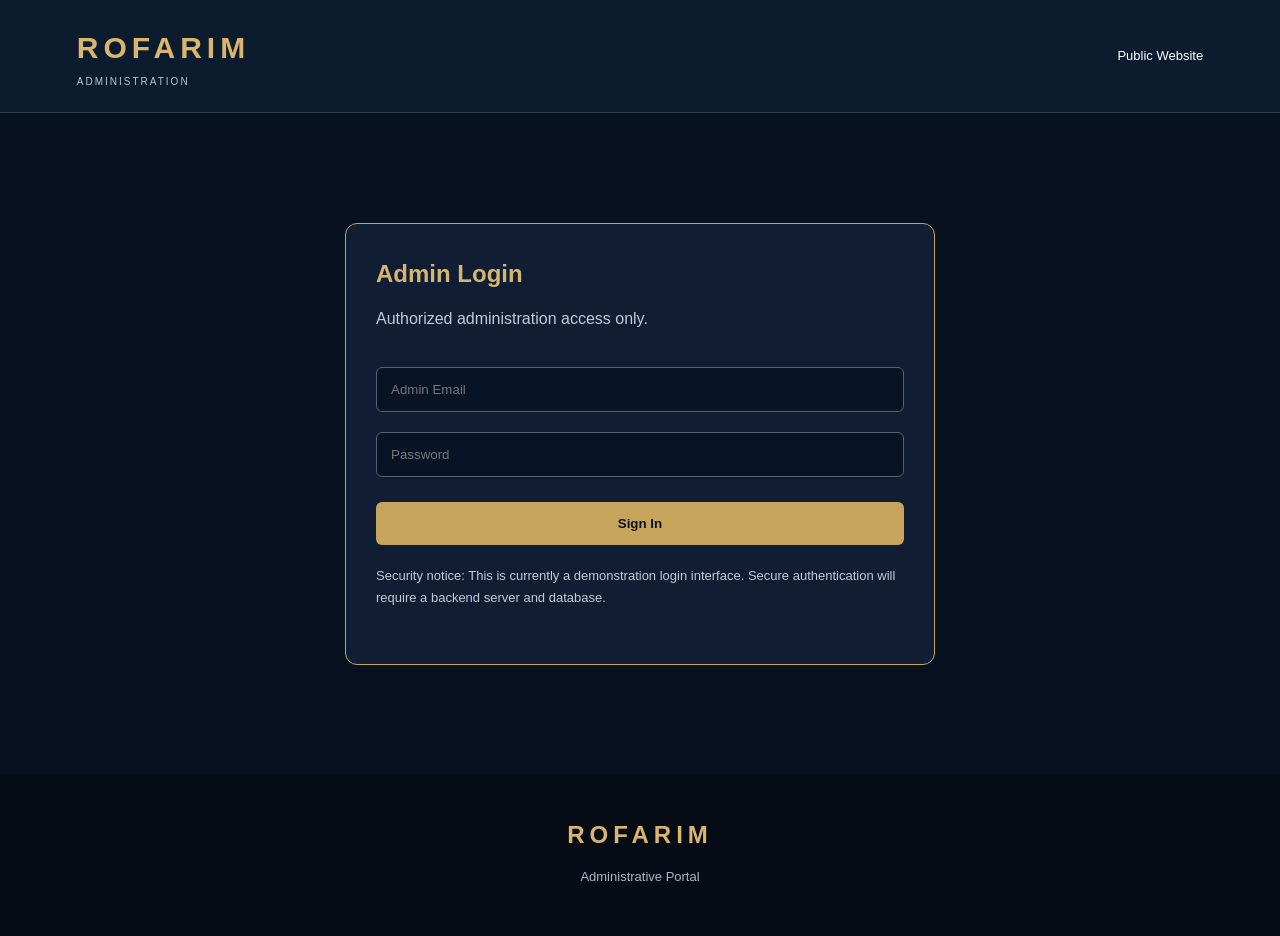
<file: admin.html>
<!DOCTYPE html>
<html lang="en">
<head>
    <meta charset="UTF-8">
    <meta name="viewport" content="width=device-width, initial-scale=1.0">
    <title>ROFARIM | Admin Panel</title>
    <link rel="stylesheet" href="style.css">
    <style>
        .admin-container {
            max-width: 650px;
            margin: 80px auto;
            padding: 30px;
        }

        .admin-box {
            background: #101d32;
            border: 1px solid #c6a45c;
            border-radius: 12px;
            padding: 30px;
        }

        .admin-box h2 {
            color: #d6b66e;
            margin-bottom: 10px;
        }

        .admin-box p {
            color: #c5cbd5;
            margin-bottom: 25px;
        }

        .admin-box input {
            width: 100%;
            padding: 14px;
            margin: 10px 0;
            border: 1px solid #526078;
            border-radius: 6px;
            background: #081426;
            color: white;
        }

        .admin-box button {
            width: 100%;
            padding: 14px;
            margin-top: 15px;
            background: #c6a45c;
            color: #081426;
            border: none;
            border-radius: 6px;
            font-weight: bold;
        }

        .admin-notice {
            font-size: 13px;
            margin-top: 20px;
            color: #e5c985;
        }
    </style>
</head>

<body>

<header class="header">
    <div class="logo">
        <h1>ROFARIM</h1>
        <p>ADMINISTRATION</p>
    </div>

    <nav>
        <a href="index.html">Public Website</a>
    </nav>
</header>

<main class="admin-container">
    <div class="admin-box">
        <h2>Admin Login</h2>

        <p>
            Authorized administration access only.
        </p>

        <form id="loginForm">
            <input
                type="email"
                id="email"
                placeholder="Admin Email"
                required
            >

            <input
                type="password"
                id="password"
                placeholder="Password"
                required
            >

            <button type="submit">
                Sign In
            </button>
        </form>

        <div id="message"></div>

        <p class="admin-notice">
            Security notice: This is currently a
            demonstration login interface.
            Secure authentication will require a
            backend server and database.
        </p>
    </div>
</main>

<footer class="footer">
    <h2>ROFARIM</h2>
    <p>Administrative Portal</p>
</footer>

<script>
    document.getElementById("loginForm")
        .addEventListener("submit", function(event) {
            event.preventDefault();

            document.getElementById("message").textContent =
                "Login system is not connected yet. Backend setup is required.";

            document.getElementById("message").style.color =
                "#e5c985";
        });
</script>

</body>
</html>
</file>
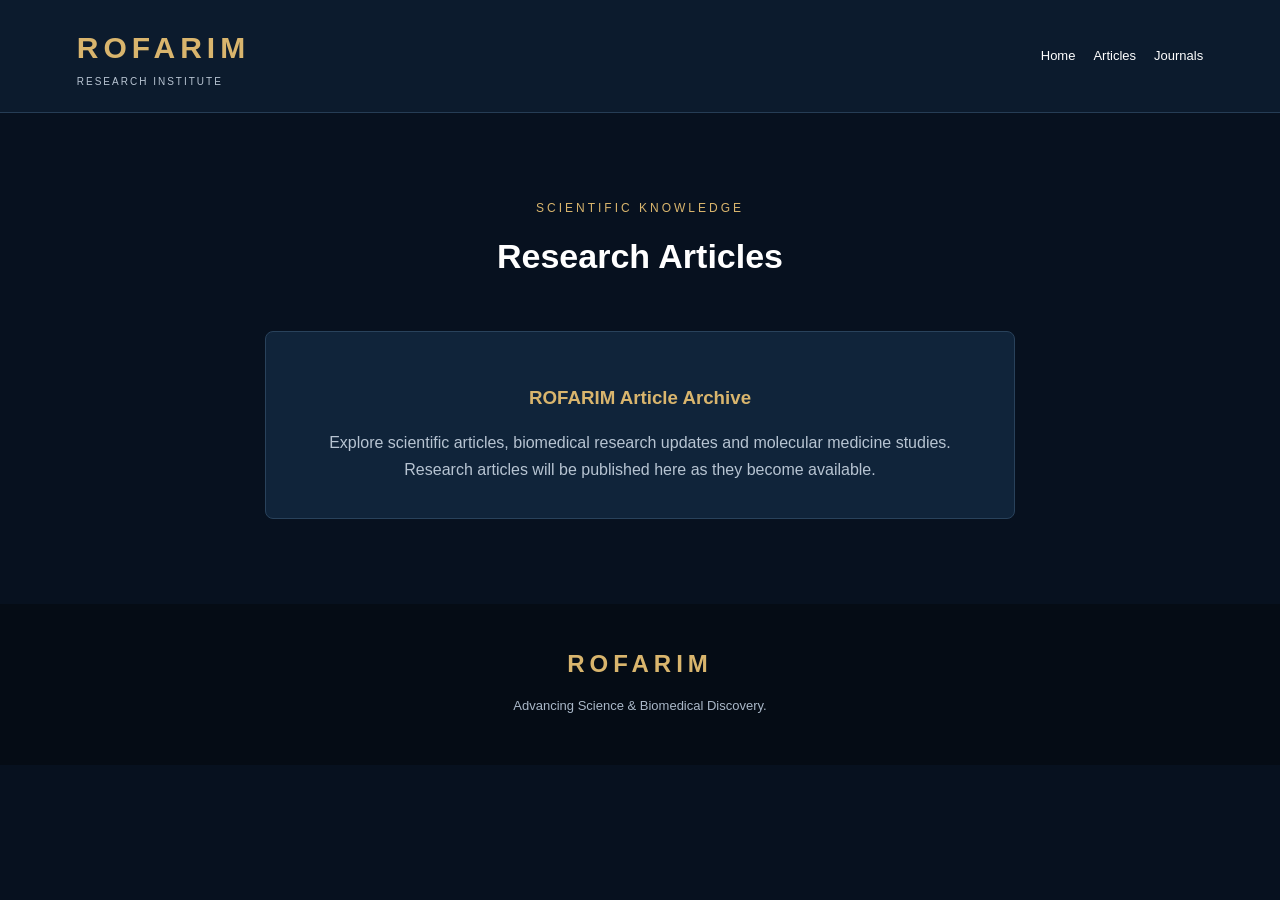
<file: articles.html>
<!DOCTYPE html>
<html lang="en">
<head>
    <meta charset="UTF-8">
    <meta name="viewport" content="width=device-width, initial-scale=1.0">
    <title>Research Articles | ROFARIM</title>
    <link rel="stylesheet" href="style.css">
</head>
<body>

<header class="header">
    <div class="logo">
        <h1>ROFARIM</h1>
        <p>RESEARCH INSTITUTE</p>
    </div>
    <nav>
        <a href="index.html">Home</a>
        <a href="articles.html">Articles</a>
        <a href="journals.html">Journals</a>
    </nav>
</header>

<section class="section">
    <div class="section-heading">
        <p>SCIENTIFIC KNOWLEDGE</p>
        <h2>Research Articles</h2>
    </div>

    <div class="publication-box">
        <h3>ROFARIM Article Archive</h3>
        <p>
            Explore scientific articles, biomedical
            research updates and molecular medicine studies.
        </p>
        <p>
            Research articles will be published here
            as they become available.
        </p>
    </div>
</section>

<footer class="footer">
    <h2>ROFARIM</h2>
    <p>Advancing Science & Biomedical Discovery.</p>
</footer>

</body>
</html>
</file>
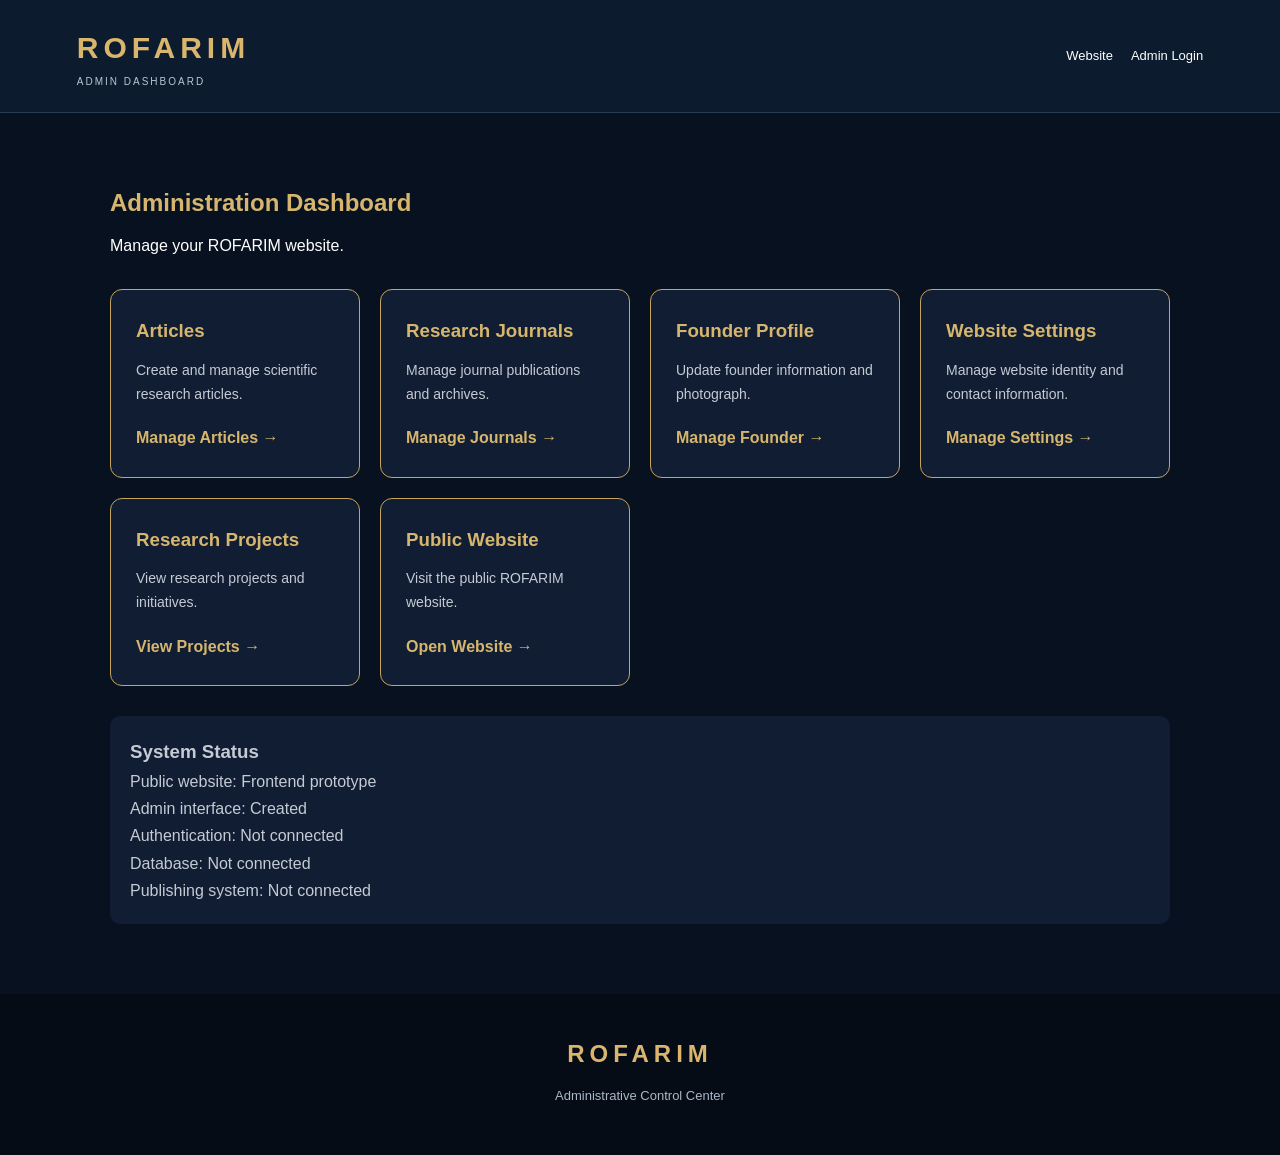
<file: dashboard.html>
<!DOCTYPE html>
<html lang="en">
<head>
    <meta charset="UTF-8">
    <meta name="viewport" content="width=device-width, initial-scale=1.0">
    <title>ROFARIM | Admin Dashboard</title>
    <link rel="stylesheet" href="style.css">

    <style>
        .dashboard {
            max-width: 1100px;
            margin: 50px auto;
            padding: 20px;
        }

        .dashboard-heading {
            margin-bottom: 30px;
        }

        .dashboard-heading h2 {
            color: #d6b66e;
            margin-bottom: 8px;
        }

        .dashboard-grid {
            display: grid;
            grid-template-columns: repeat(auto-fit, minmax(220px, 1fr));
            gap: 20px;
        }

        .dashboard-card {
            background: #101d32;
            border: 1px solid #c6a45c;
            border-radius: 12px;
            padding: 25px;
        }

        .dashboard-card h3 {
            color: #d6b66e;
            margin-bottom: 12px;
        }

        .dashboard-card p {
            color: #c5cbd5;
            font-size: 14px;
            margin-bottom: 18px;
        }

        .dashboard-card a {
            display: inline-block;
            color: #d6b66e;
            text-decoration: none;
            font-weight: bold;
        }

        .dashboard-status {
            margin-top: 30px;
            padding: 20px;
            background: #101d32;
            border-radius: 10px;
            color: #c5cbd5;
        }
    </style>
</head>

<body>

<header class="header">
    <div class="logo">
        <h1>ROFARIM</h1>
        <p>ADMIN DASHBOARD</p>
    </div>

    <nav>
        <a href="index.html">Website</a>
        <a href="admin.html">Admin Login</a>
    </nav>
</header>

<main class="dashboard">

    <div class="dashboard-heading">
        <h2>Administration Dashboard</h2>
        <p>Manage your ROFARIM website.</p>
    </div>

    <div class="dashboard-grid">

        <div class="dashboard-card">
            <h3>Articles</h3>
            <p>Create and manage scientific research articles.</p>
            <a href="manage-articles.html">Manage Articles →</a>
        </div>

        <div class="dashboard-card">
            <h3>Research Journals</h3>
            <p>Manage journal publications and archives.</p>
            <a href="manage-journals.html">Manage Journals →</a>
        </div>

        <div class="dashboard-card">
            <h3>Founder Profile</h3>
            <p>Update founder information and photograph.</p>
            <a href="manage-founder.html">Manage Founder →</a>
        </div>

        <div class="dashboard-card">
            <h3>Website Settings</h3>
            <p>Manage website identity and contact information.</p>
            <a href="settings.html">Manage Settings →</a>
        </div>

        <div class="dashboard-card">
            <h3>Research Projects</h3>
            <p>View research projects and initiatives.</p>
            <a href="index.html#projects">View Projects →</a>
        </div>

        <div class="dashboard-card">
            <h3>Public Website</h3>
            <p>Visit the public ROFARIM website.</p>
            <a href="index.html">Open Website →</a>
        </div>

    </div>

    <div class="dashboard-status">
        <h3>System Status</h3>
        <p>Public website: Frontend prototype</p>
        <p>Admin interface: Created</p>
        <p>Authentication: Not connected</p>
        <p>Database: Not connected</p>
        <p>Publishing system: Not connected</p>
    </div>

</main>

<footer class="footer">
    <h2>ROFARIM</h2>
    <p>Administrative Control Center</p>
</footer>

</body>
</html>
</file>
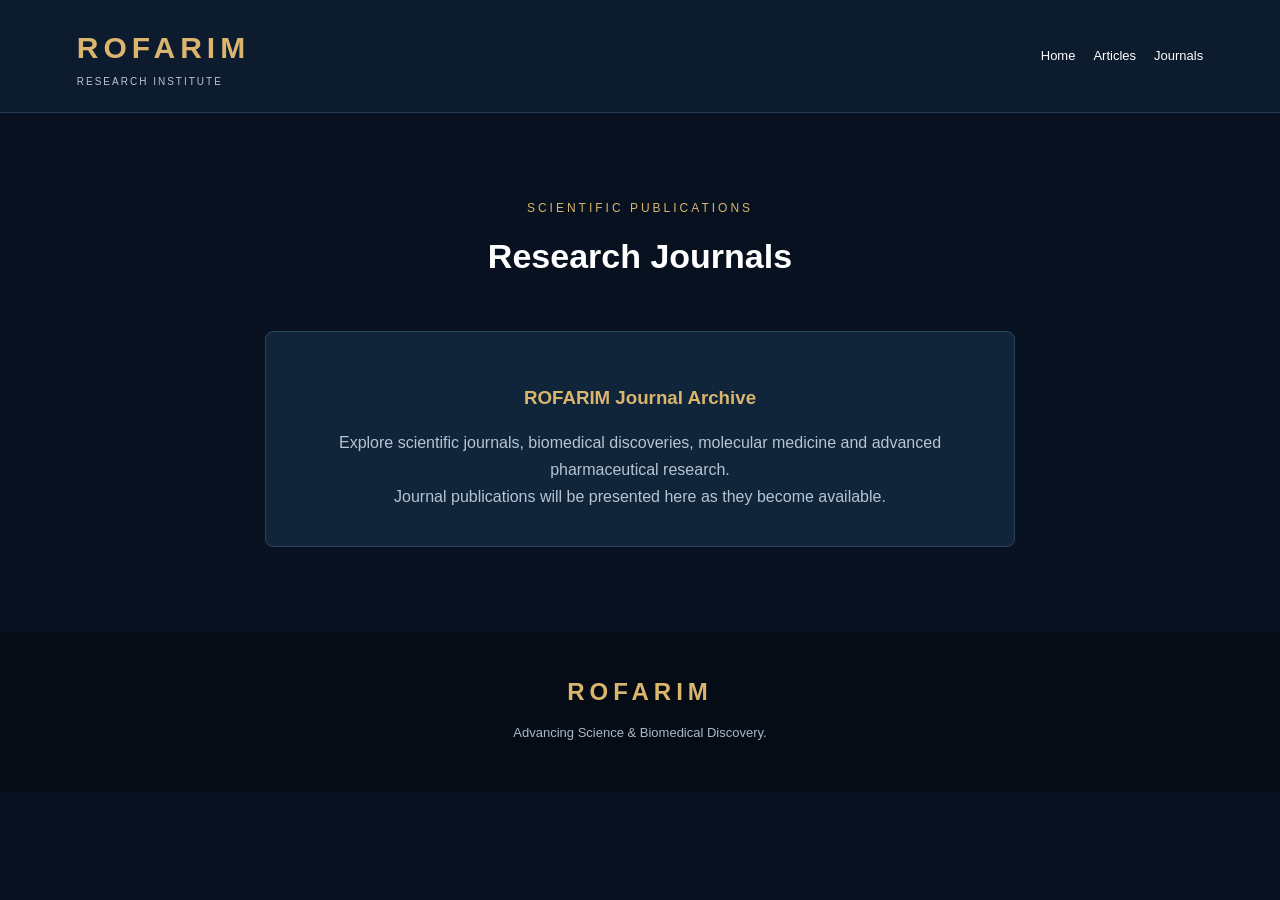
<file: journals.html>
<!DOCTYPE html>
<html lang="en">
<head>
    <meta charset="UTF-8">
    <meta name="viewport" content="width=device-width, initial-scale=1.0">
    <title>Research Journals | ROFARIM</title>
    <link rel="stylesheet" href="style.css">
</head>
<body>

<header class="header">
    <div class="logo">
        <h1>ROFARIM</h1>
        <p>RESEARCH INSTITUTE</p>
    </div>

    <nav>
        <a href="index.html">Home</a>
        <a href="articles.html">Articles</a>
        <a href="journals.html">Journals</a>
    </nav>
</header>

<section class="section">
    <div class="section-heading">
        <p>SCIENTIFIC PUBLICATIONS</p>
        <h2>Research Journals</h2>
    </div>

    <div class="publication-box">
        <h3>ROFARIM Journal Archive</h3>

        <p>
            Explore scientific journals, biomedical
            discoveries, molecular medicine and
            advanced pharmaceutical research.
        </p>

        <p>
            Journal publications will be presented
            here as they become available.
        </p>
    </div>
</section>

<footer class="footer">
    <h2>ROFARIM</h2>
    <p>Advancing Science & Biomedical Discovery.</p>
</footer>

</body>
</html>
</file>
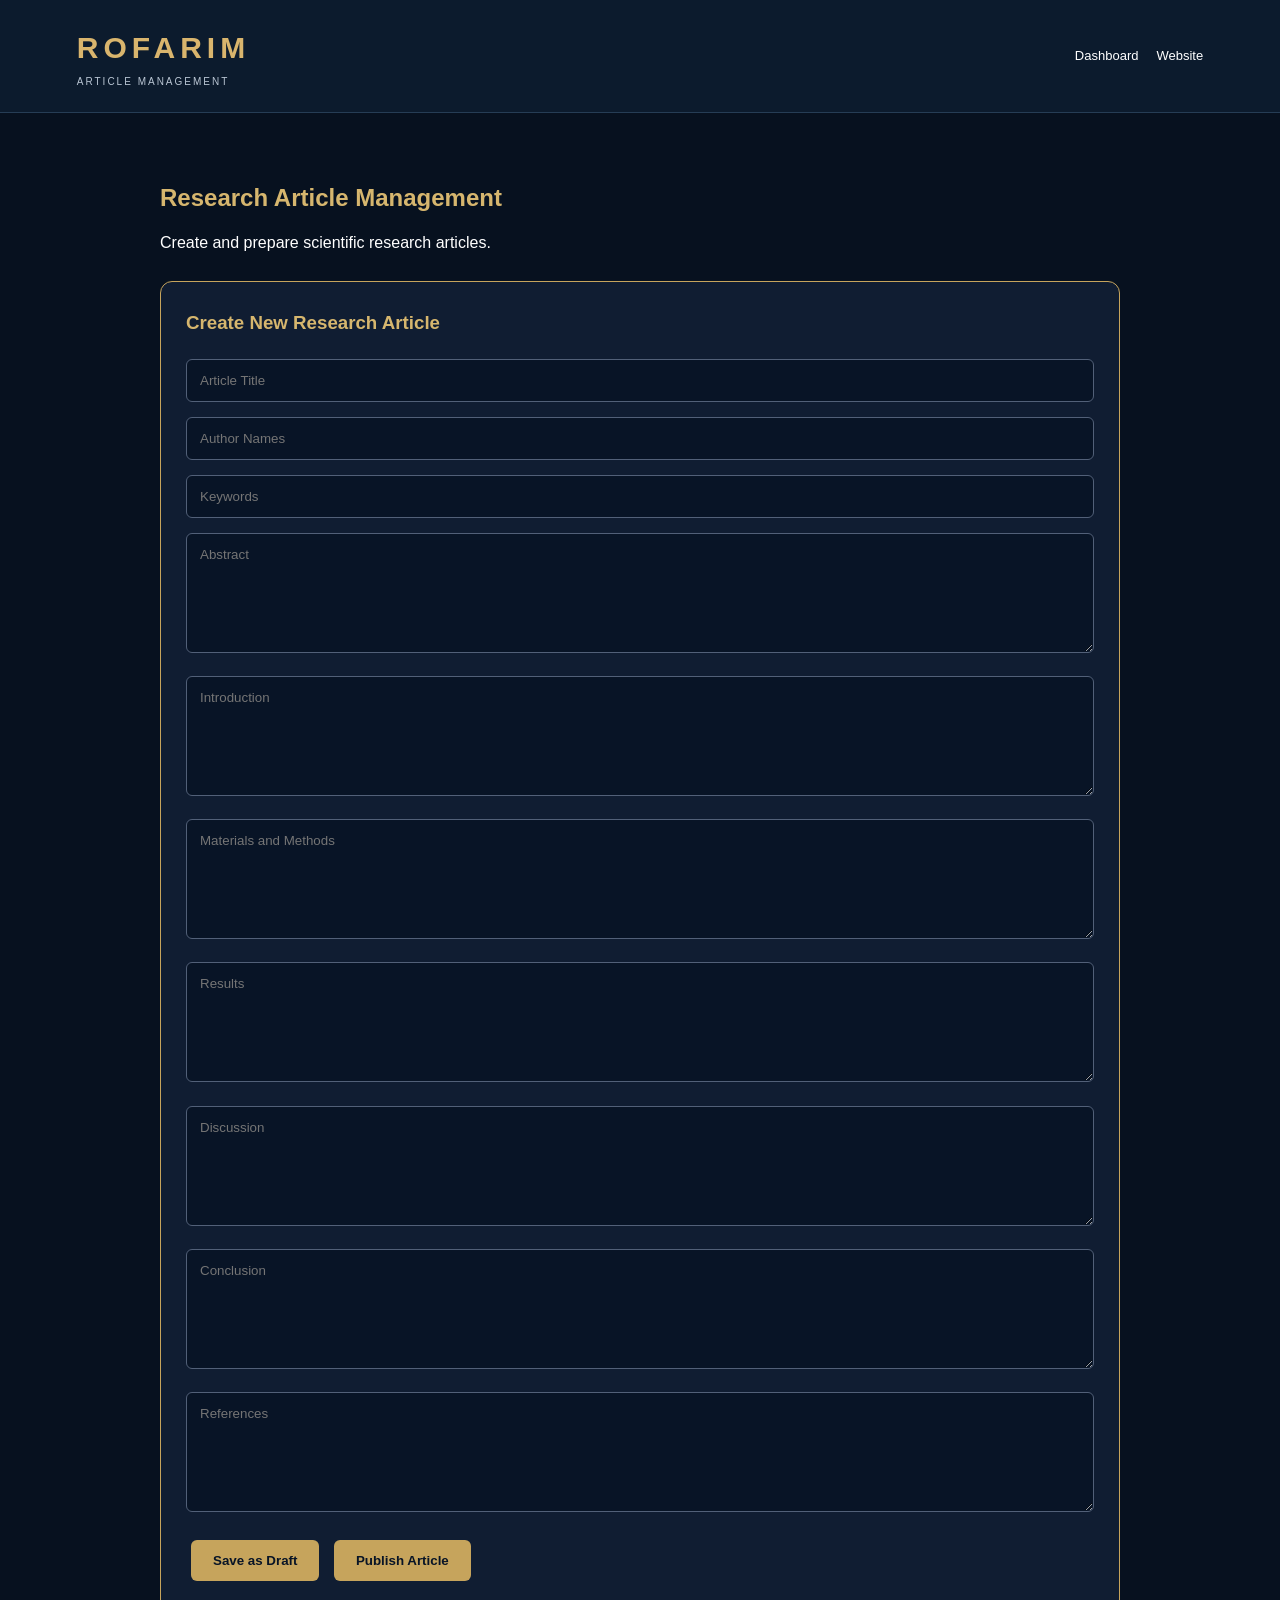
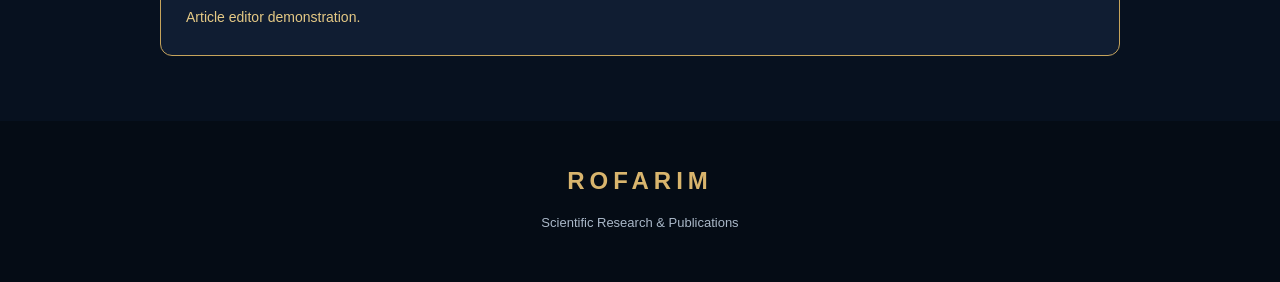
<file: manage-articles.html>
<!DOCTYPE html>
<html lang="en">
<head>
    <meta charset="UTF-8">
    <meta name="viewport" content="width=device-width, initial-scale=1.0">
    <title>Manage Articles | ROFARIM</title>
    <link rel="stylesheet" href="style.css">

    <style>
        .manage-container {
            max-width: 1000px;
            margin: 45px auto;
            padding: 20px;
        }

        .manage-heading h2 {
            color: #d6b66e;
            margin-bottom: 10px;
        }

        .article-form {
            background: #101d32;
            border: 1px solid #c6a45c;
            border-radius: 12px;
            padding: 25px;
            margin-top: 25px;
        }

        .article-form h3 {
            color: #d6b66e;
            margin-bottom: 20px;
        }

        .article-form input,
        .article-form textarea {
            width: 100%;
            padding: 13px;
            margin-bottom: 15px;
            background: #081426;
            color: white;
            border: 1px solid #526078;
            border-radius: 6px;
            font-family: inherit;
        }

        .article-form textarea {
            min-height: 120px;
            resize: vertical;
        }

        .article-form button {
            padding: 13px 22px;
            margin: 5px;
            border: none;
            border-radius: 6px;
            background: #c6a45c;
            color: #081426;
            font-weight: bold;
        }

        .article-notice {
            margin-top: 20px;
            color: #e5c985;
            font-size: 14px;
        }
    </style>
</head>

<body>

<header class="header">
    <div class="logo">
        <h1>ROFARIM</h1>
        <p>ARTICLE MANAGEMENT</p>
    </div>

    <nav>
        <a href="dashboard.html">Dashboard</a>
        <a href="index.html">Website</a>
    </nav>
</header>

<main class="manage-container">

    <div class="manage-heading">
        <h2>Research Article Management</h2>
        <p>Create and prepare scientific research articles.</p>
    </div>

    <form class="article-form" id="articleForm">

        <h3>Create New Research Article</h3>

        <input
            type="text"
            id="title"
            placeholder="Article Title"
            required
        >

        <input
            type="text"
            id="authors"
            placeholder="Author Names"
        >

        <input
            type="text"
            id="keywords"
            placeholder="Keywords"
        >

        <textarea
            id="abstract"
            placeholder="Abstract"
        ></textarea>

        <textarea
            id="introduction"
            placeholder="Introduction"
        ></textarea>

        <textarea
            id="methods"
            placeholder="Materials and Methods"
        ></textarea>

        <textarea
            id="results"
            placeholder="Results"
        ></textarea>

        <textarea
            id="discussion"
            placeholder="Discussion"
        ></textarea>

        <textarea
            id="conclusion"
            placeholder="Conclusion"
        ></textarea>

        <textarea
            id="references"
            placeholder="References"
        ></textarea>

        <button type="button" onclick="showStatus('Draft')">
            Save as Draft
        </button>

        <button type="button" onclick="showStatus('Publish')">
            Publish Article
        </button>

        <p id="status" class="article-notice">
            Article editor demonstration.
        </p>

    </form>

</main>

<footer class="footer">
    <h2>ROFARIM</h2>
    <p>Scientific Research & Publications</p>
</footer>

<script>
    function showStatus(action) {
        document.getElementById("status").textContent =
            action + " is not connected yet. Backend and database are required.";
    }
</script>

</body>
</html>
</file>
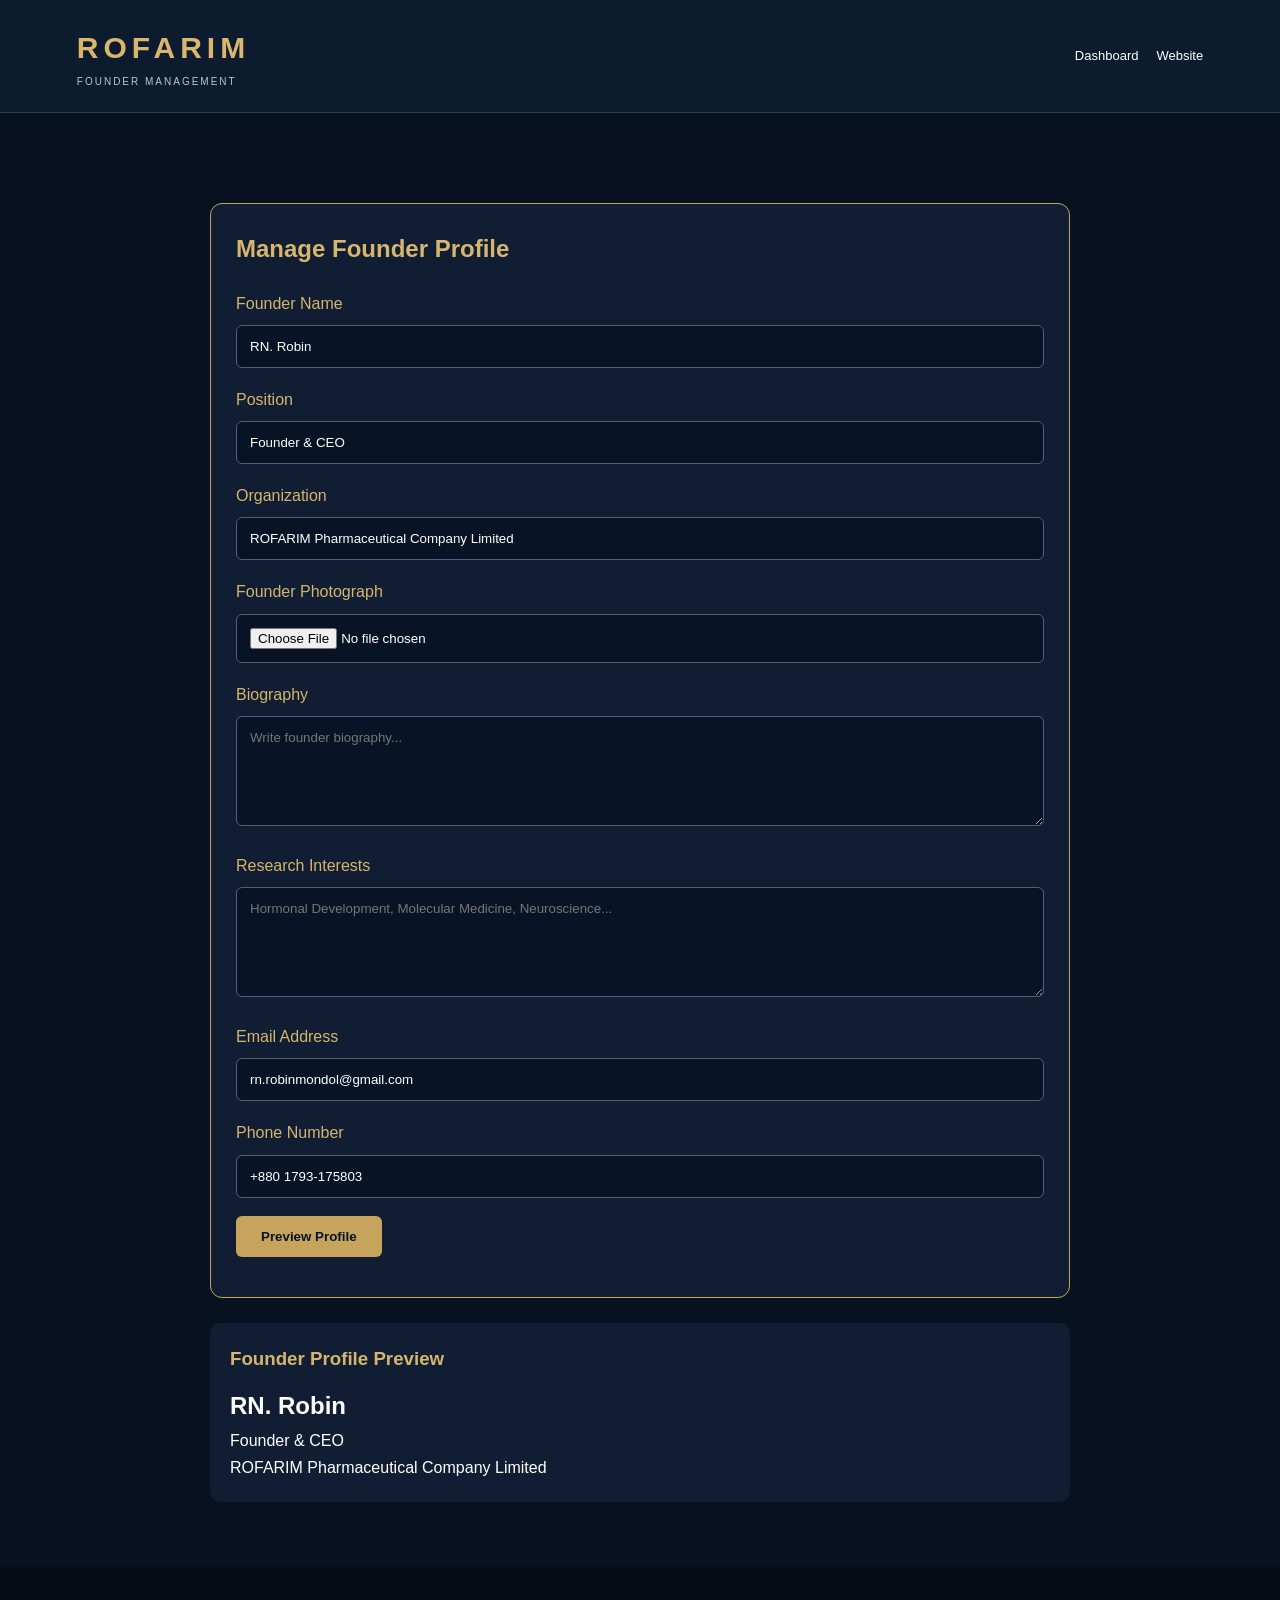
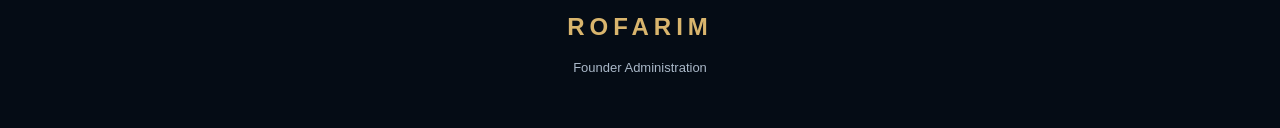
<file: manage-founder.html>
<!DOCTYPE html>
<html lang="en">
<head>
    <meta charset="UTF-8">
    <meta name="viewport" content="width=device-width, initial-scale=1.0">
    <title>Founder Management | ROFARIM</title>
    <link rel="stylesheet" href="style.css">

    <style>
        .manage-container {
            max-width: 900px;
            margin: 45px auto;
            padding: 20px;
        }

        .founder-form {
            background: #101d32;
            border: 1px solid #c6a45c;
            border-radius: 12px;
            padding: 25px;
            margin-top: 25px;
        }

        .founder-form h2 {
            color: #d6b66e;
            margin-bottom: 20px;
        }

        .founder-form label {
            display: block;
            color: #d6b66e;
            margin-bottom: 8px;
        }

        .founder-form input,
        .founder-form textarea {
            width: 100%;
            padding: 13px;
            margin-bottom: 18px;
            background: #081426;
            color: white;
            border: 1px solid #526078;
            border-radius: 6px;
            font-family: inherit;
        }

        .founder-form textarea {
            min-height: 110px;
        }

        .founder-form button {
            padding: 13px 25px;
            background: #c6a45c;
            color: #081426;
            border: none;
            border-radius: 6px;
            font-weight: bold;
        }

        .founder-preview {
            margin-top: 25px;
            padding: 20px;
            background: #101d32;
            border-radius: 10px;
        }

        .founder-preview h3 {
            color: #d6b66e;
            margin-bottom: 12px;
        }

        #previewImage {
            width: 150px;
            height: 150px;
            object-fit: cover;
            border-radius: 50%;
            margin-bottom: 15px;
            display: none;
        }

        #status {
            margin-top: 15px;
            color: #e5c985;
        }
    </style>
</head>

<body>

<header class="header">
    <div class="logo">
        <h1>ROFARIM</h1>
        <p>FOUNDER MANAGEMENT</p>
    </div>

    <nav>
        <a href="dashboard.html">Dashboard</a>
        <a href="index.html">Website</a>
    </nav>
</header>

<main class="manage-container">

    <form class="founder-form" id="founderForm">

        <h2>Manage Founder Profile</h2>

        <label>Founder Name</label>
        <input type="text" id="founderName"
            value="RN. Robin">

        <label>Position</label>
        <input type="text" id="position"
            value="Founder & CEO">

        <label>Organization</label>
        <input type="text" id="organization"
            value="ROFARIM Pharmaceutical Company Limited">

        <label>Founder Photograph</label>
        <input type="file" id="founderImage"
            accept="image/*">

        <label>Biography</label>
        <textarea id="biography"
            placeholder="Write founder biography..."></textarea>

        <label>Research Interests</label>
        <textarea id="research"
            placeholder="Hormonal Development, Molecular Medicine, Neuroscience..."></textarea>

        <label>Email Address</label>
        <input type="email" id="email"
            value="rn.robinmondol@gmail.com">

        <label>Phone Number</label>
        <input type="text" id="phone"
            value="+880 1793-175803">

        <button type="submit">Preview Profile</button>

        <p id="status"></p>

    </form>

    <div class="founder-preview">
        <h3>Founder Profile Preview</h3>

        <img id="previewImage" alt="Founder">

        <h2 id="previewName">RN. Robin</h2>
        <p id="previewPosition">Founder & CEO</p>
        <p id="previewOrganization">
            ROFARIM Pharmaceutical Company Limited
        </p>
        <p id="previewBiography"></p>
        <p id="previewResearch"></p>
        <p id="previewEmail"></p>
        <p id="previewPhone"></p>
    </div>

</main>

<footer class="footer">
    <h2>ROFARIM</h2>
    <p>Founder Administration</p>
</footer>

<script>
    const form = document.getElementById("founderForm");

    form.addEventListener("submit", function(event) {
        event.preventDefault();

        document.getElementById("previewName").textContent =
            document.getElementById("founderName").value;

        document.getElementById("previewPosition").textContent =
            document.getElementById("position").value;

        document.getElementById("previewOrganization").textContent =
            document.getElementById("organization").value;

        document.getElementById("previewBiography").textContent =
            document.getElementById("biography").value;

        document.getElementById("previewResearch").textContent =
            document.getElementById("research").value;

        document.getElementById("previewEmail").textContent =
            document.getElementById("email").value;

        document.getElementById("previewPhone").textContent =
            document.getElementById("phone").value;

        document.getElementById("status").textContent =
            "Profile preview updated. Permanent website saving requires a backend.";
    });

    document.getElementById("founderImage")
        .addEventListener("change", function() {

            const file = this.files[0];

            if (file) {
                const imageURL = URL.createObjectURL(file);

                const preview = document.getElementById("previewImage");

                preview.src = imageURL;
                preview.style.display = "block";
            }
        });
</script>

</body>
</html>
</file>
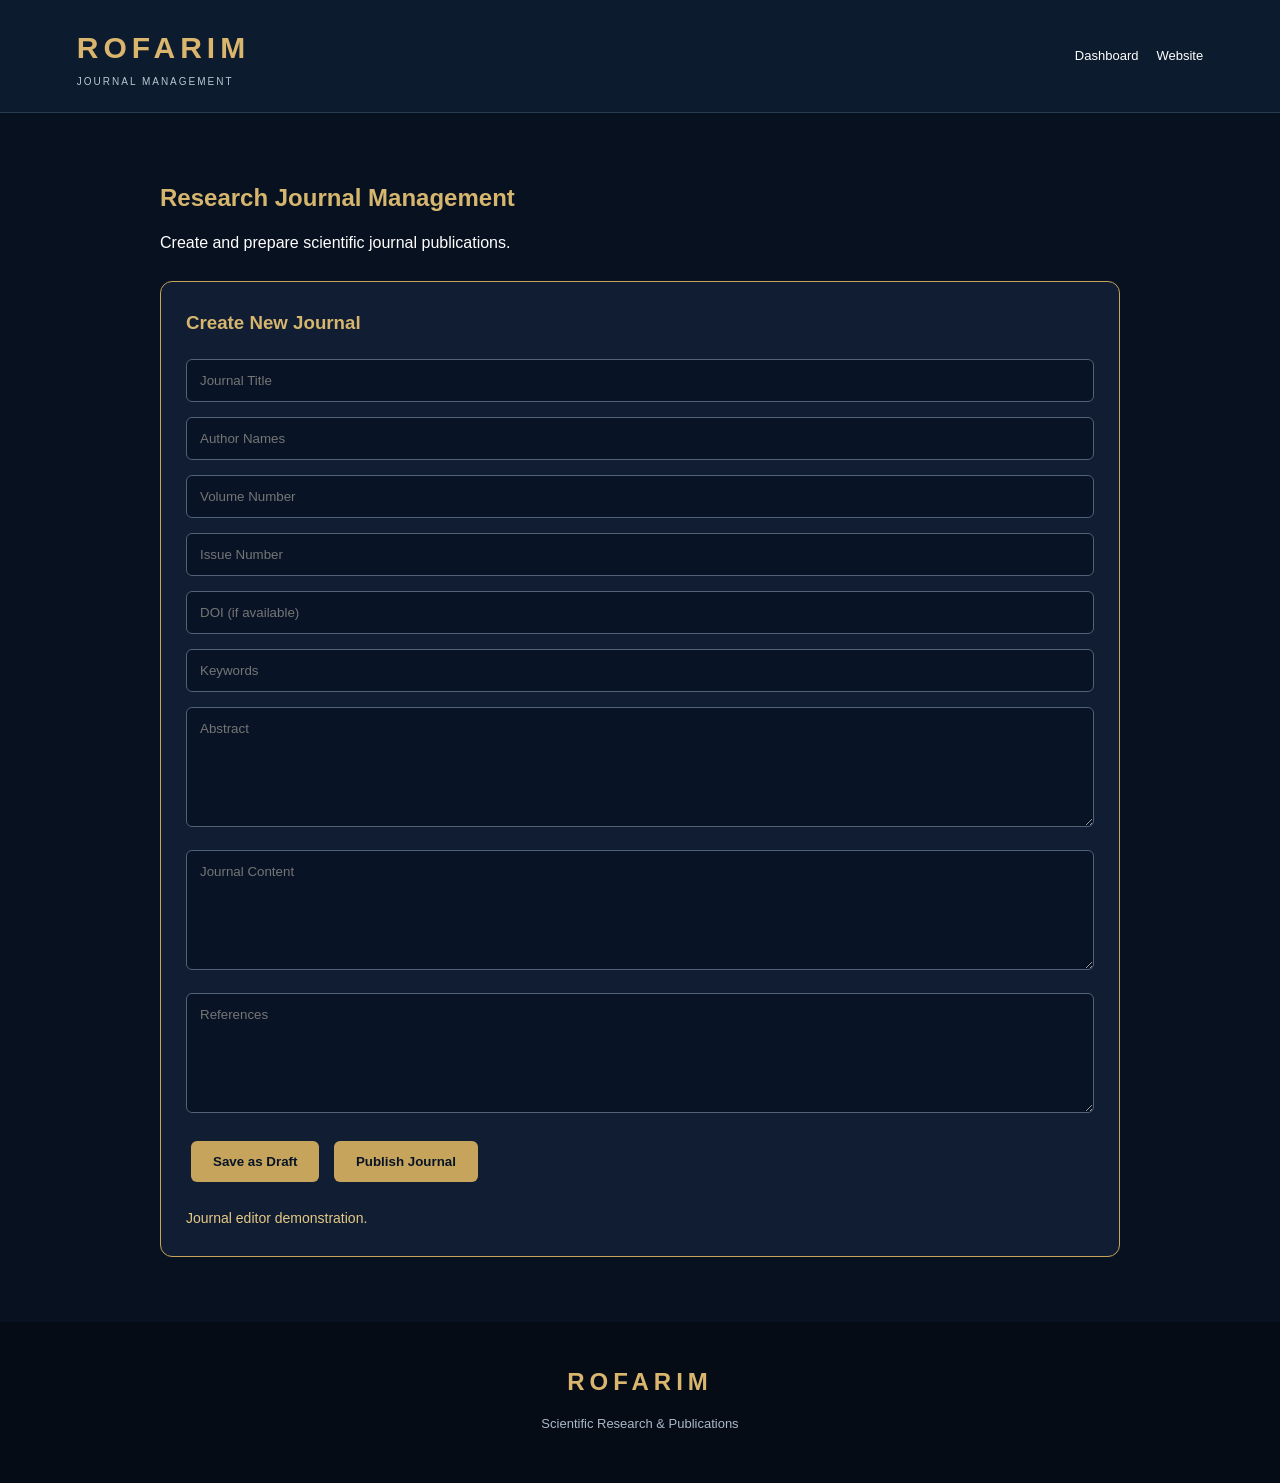
<file: manage-journals.html>
<!DOCTYPE html>
<html lang="en">
<head>
    <meta charset="UTF-8">
    <meta name="viewport" content="width=device-width, initial-scale=1.0">
    <title>Manage Journals | ROFARIM</title>
    <link rel="stylesheet" href="style.css">

    <style>
        .manage-container {
            max-width: 1000px;
            margin: 45px auto;
            padding: 20px;
        }

        .manage-heading h2 {
            color: #d6b66e;
            margin-bottom: 10px;
        }

        .journal-form {
            background: #101d32;
            border: 1px solid #c6a45c;
            border-radius: 12px;
            padding: 25px;
            margin-top: 25px;
        }

        .journal-form h3 {
            color: #d6b66e;
            margin-bottom: 20px;
        }

        .journal-form input,
        .journal-form textarea {
            width: 100%;
            padding: 13px;
            margin-bottom: 15px;
            background: #081426;
            color: white;
            border: 1px solid #526078;
            border-radius: 6px;
            font-family: inherit;
        }

        .journal-form textarea {
            min-height: 120px;
            resize: vertical;
        }

        .journal-form button {
            padding: 13px 22px;
            margin: 5px;
            border: none;
            border-radius: 6px;
            background: #c6a45c;
            color: #081426;
            font-weight: bold;
        }

        .journal-notice {
            margin-top: 20px;
            color: #e5c985;
            font-size: 14px;
        }
    </style>
</head>

<body>

<header class="header">
    <div class="logo">
        <h1>ROFARIM</h1>
        <p>JOURNAL MANAGEMENT</p>
    </div>

    <nav>
        <a href="dashboard.html">Dashboard</a>
        <a href="index.html">Website</a>
    </nav>
</header>

<main class="manage-container">

    <div class="manage-heading">
        <h2>Research Journal Management</h2>
        <p>Create and prepare scientific journal publications.</p>
    </div>

    <form class="journal-form" id="journalForm">

        <h3>Create New Journal</h3>

        <input
            type="text"
            id="journalTitle"
            placeholder="Journal Title"
            required
        >

        <input
            type="text"
            id="authors"
            placeholder="Author Names"
        >

        <input
            type="text"
            id="volume"
            placeholder="Volume Number"
        >

        <input
            type="text"
            id="issue"
            placeholder="Issue Number"
        >

        <input
            type="text"
            id="doi"
            placeholder="DOI (if available)"
        >

        <input
            type="text"
            id="keywords"
            placeholder="Keywords"
        >

        <textarea
            id="abstract"
            placeholder="Abstract"
        ></textarea>

        <textarea
            id="content"
            placeholder="Journal Content"
        ></textarea>

        <textarea
            id="references"
            placeholder="References"
        ></textarea>

        <button type="button" onclick="showStatus('Draft')">
            Save as Draft
        </button>

        <button type="button" onclick="showStatus('Publish')">
            Publish Journal
        </button>

        <p id="status" class="journal-notice">
            Journal editor demonstration.
        </p>

    </form>

</main>

<footer class="footer">
    <h2>ROFARIM</h2>
    <p>Scientific Research & Publications</p>
</footer>

<script>
    function showStatus(action) {
        document.getElementById("status").textContent =
            action + " is not connected yet. Backend and database are required.";
    }
</script>

</body>
</html>
</file>
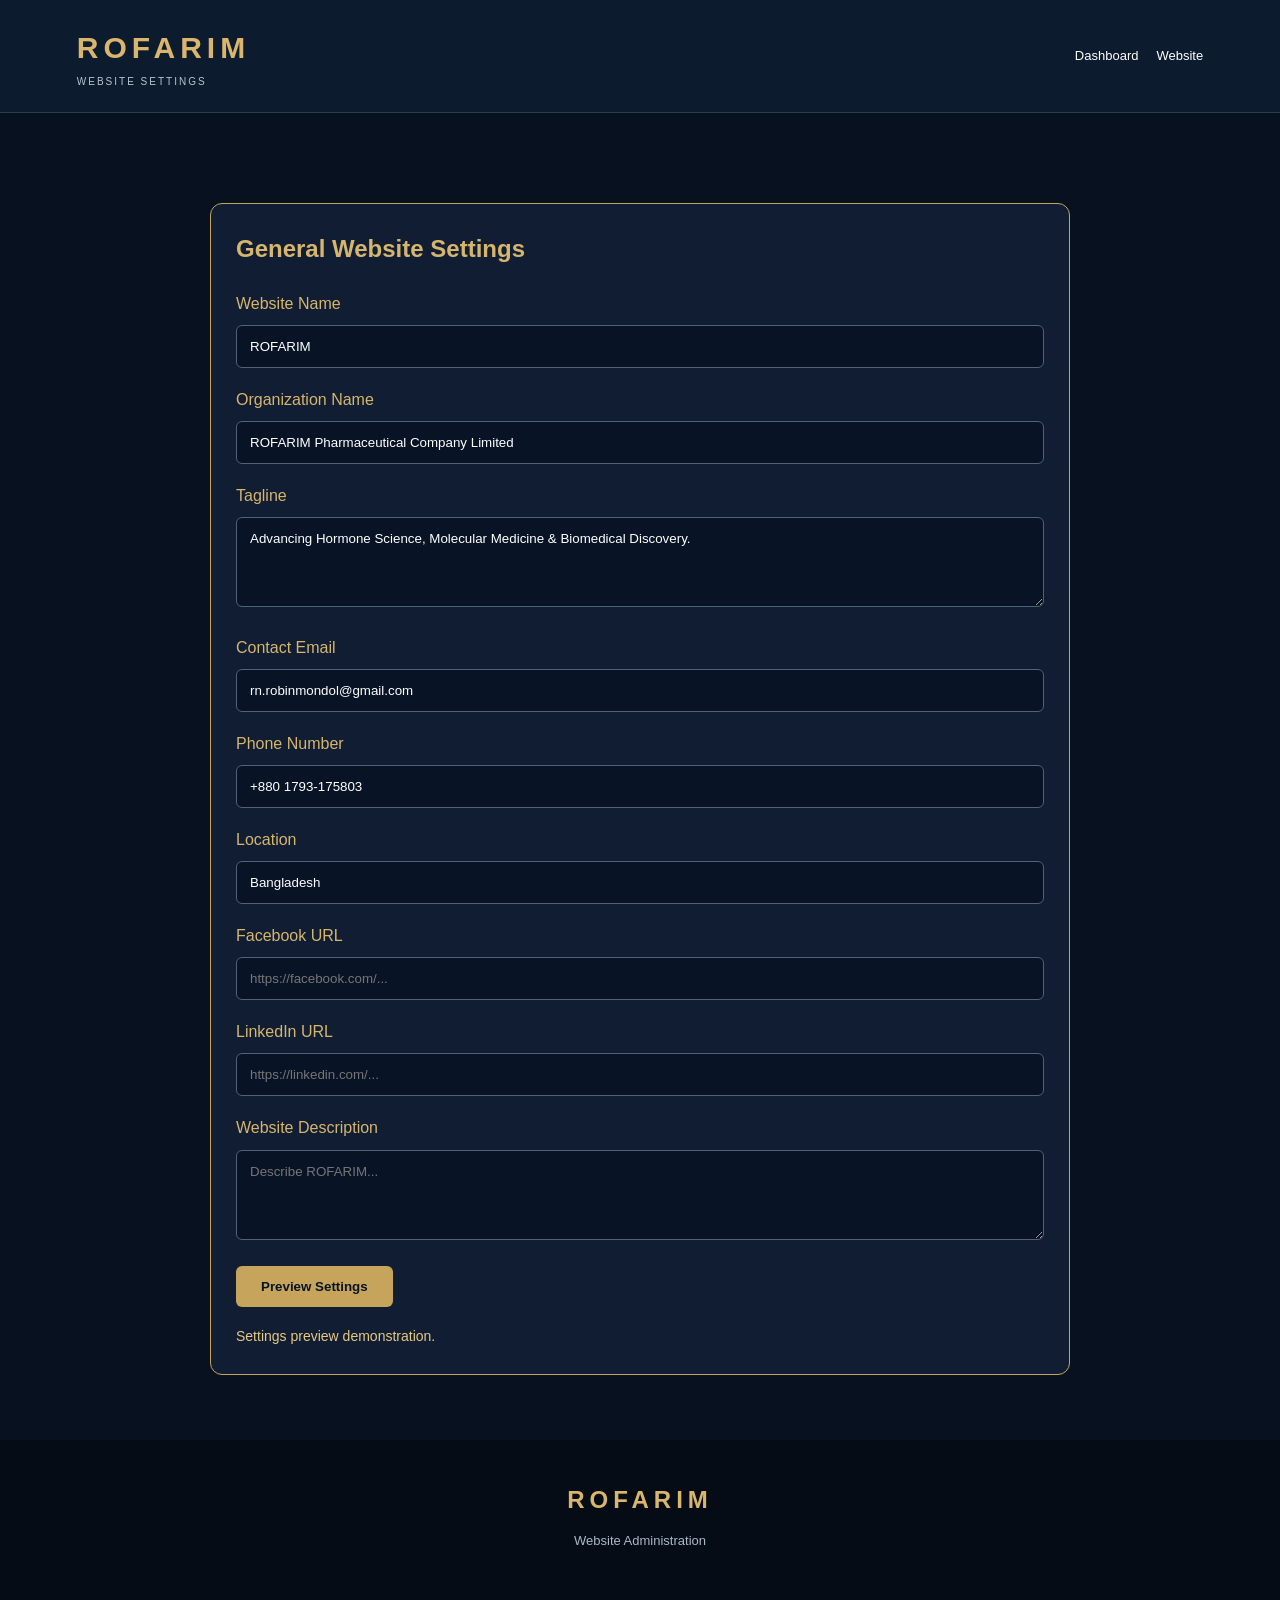
<file: settings.html>
<!DOCTYPE html>
<html lang="en">
<head>
    <meta charset="UTF-8">
    <meta name="viewport" content="width=device-width, initial-scale=1.0">
    <title>Website Settings | ROFARIM</title>
    <link rel="stylesheet" href="style.css">

    <style>
        .settings-container {
            max-width: 900px;
            margin: 45px auto;
            padding: 20px;
        }

        .settings-form {
            background: #101d32;
            border: 1px solid #c6a45c;
            border-radius: 12px;
            padding: 25px;
            margin-top: 25px;
        }

        .settings-form h2 {
            color: #d6b66e;
            margin-bottom: 20px;
        }

        .settings-form label {
            display: block;
            color: #d6b66e;
            margin-bottom: 8px;
        }

        .settings-form input,
        .settings-form textarea {
            width: 100%;
            padding: 13px;
            margin-bottom: 18px;
            background: #081426;
            color: white;
            border: 1px solid #526078;
            border-radius: 6px;
            font-family: inherit;
        }

        .settings-form textarea {
            min-height: 90px;
        }

        .settings-form button {
            padding: 13px 25px;
            background: #c6a45c;
            color: #081426;
            border: none;
            border-radius: 6px;
            font-weight: bold;
        }

        .settings-note {
            color: #e5c985;
            margin-top: 18px;
            font-size: 14px;
        }
    </style>
</head>

<body>

<header class="header">
    <div class="logo">
        <h1>ROFARIM</h1>
        <p>WEBSITE SETTINGS</p>
    </div>

    <nav>
        <a href="dashboard.html">Dashboard</a>
        <a href="index.html">Website</a>
    </nav>
</header>

<main class="settings-container">

    <form class="settings-form" id="settingsForm">

        <h2>General Website Settings</h2>

        <label>Website Name</label>
        <input type="text" value="ROFARIM" id="siteName">

        <label>Organization Name</label>
        <input type="text"
            value="ROFARIM Pharmaceutical Company Limited"
            id="organization">

        <label>Tagline</label>
        <textarea id="tagline">Advancing Hormone Science, Molecular Medicine & Biomedical Discovery.</textarea>

        <label>Contact Email</label>
        <input type="email"
            value="rn.robinmondol@gmail.com"
            id="email">

        <label>Phone Number</label>
        <input type="text"
            value="+880 1793-175803"
            id="phone">

        <label>Location</label>
        <input type="text"
            value="Bangladesh"
            id="location">

        <label>Facebook URL</label>
        <input type="url" id="facebook"
            placeholder="https://facebook.com/...">

        <label>LinkedIn URL</label>
        <input type="url" id="linkedin"
            placeholder="https://linkedin.com/...">

        <label>Website Description</label>
        <textarea id="description"
            placeholder="Describe ROFARIM..."></textarea>

        <button type="submit">Preview Settings</button>

        <p id="status" class="settings-note">
            Settings preview demonstration.
        </p>

    </form>

</main>

<footer class="footer">
    <h2>ROFARIM</h2>
    <p>Website Administration</p>
</footer>

<script>
    document.getElementById("settingsForm")
        .addEventListener("submit", function(event) {

            event.preventDefault();

            document.getElementById("status").textContent =
                "Settings preview received. Permanent saving requires a backend and database.";
        });
</script>

</body>
</html>
</file>
<file: style.css>
* {
    margin: 0;
    padding: 0;
    box-sizing: border-box;
}

html {
    scroll-behavior: smooth;
}

body {
    font-family: Arial, sans-serif;
    background: #07111f;
    color: #ffffff;
    line-height: 1.7;
}

/* HEADER */

.header {
    background: #0c1b2d;
    padding: 22px 6%;
    display: flex;
    justify-content: space-between;
    align-items: center;
    flex-wrap: wrap;
    border-bottom: 1px solid #263d55;
}

.logo h1 {
    color: #d9b56d;
    font-size: 30px;
    letter-spacing: 5px;
}

.logo p {
    font-size: 10px;
    color: #b9c5d3;
    letter-spacing: 2px;
}

nav {
    display: flex;
    flex-wrap: wrap;
    gap: 18px;
}

nav a {
    color: #ffffff;
    text-decoration: none;
    font-size: 13px;
}

nav a:hover {
    color: #d9b56d;
}

/* HERO */

.hero {
    min-height: 580px;
    display: flex;
    align-items: center;
    justify-content: center;
    text-align: center;
    padding: 80px 8%;
    background: linear-gradient(135deg, #102c43, #07111f);
}

.hero-content {
    max-width: 900px;
}

.small-title {
    color: #d9b56d;
    letter-spacing: 4px;
    font-size: 13px;
}

.hero h2 {
    font-size: 46px;
    line-height: 1.25;
    margin: 25px 0;
}

.hero-content > p:not(.small-title) {
    color: #c1ccda;
    font-size: 16px;
}

.hero-buttons {
    margin-top: 35px;
}

.btn,
.btn-outline {
    display: inline-block;
    padding: 13px 25px;
    margin: 8px;
    text-decoration: none;
    border-radius: 4px;
}

.btn {
    background: #d9b56d;
    color: #07111f;
}

.btn-outline {
    border: 1px solid #d9b56d;
    color: #d9b56d;
}

/* SECTIONS */

.section {
    padding: 85px 8%;
    text-align: center;
}

.section-heading {
    margin-bottom: 45px;
}

.section-heading p {
    color: #d9b56d;
    letter-spacing: 3px;
    font-size: 12px;
}

.section-heading h2 {
    font-size: 34px;
    margin-top: 10px;
}

/* ABOUT */

.about-content {
    max-width: 850px;
    margin: auto;
    color: #c1ccda;
    font-size: 17px;
}

.about-content p {
    margin-bottom: 20px;
}

/* RESEARCH */

.research-section {
    background: #0b1929;
}

.research-grid,
.project-grid {
    display: grid;
    grid-template-columns: repeat(3, 1fr);
    gap: 22px;
}

.research-card,
.project-card {
    background: #10243a;
    padding: 30px 22px;
    border: 1px solid #29425b;
    border-radius: 8px;
    text-align: left;
    transition: 0.3s;
}

.research-card:hover,
.project-card:hover {
    transform: translateY(-6px);
    border-color: #d9b56d;
}

.research-card span {
    color: #d9b56d;
    font-size: 24px;
}

.research-card h3,
.project-card h3 {
    margin: 15px 0;
    color: #ffffff;
}

.research-card p,
.project-card p {
    color: #b7c4d2;
    font-size: 14px;
}

/* FOUNDER */

.founder-section {
    background: #0b1929;
}

.founder-content {
    display: flex;
    align-items: center;
    justify-content: center;
    gap: 45px;
    max-width: 850px;
    margin: auto;
    text-align: left;
}

.founder-photo img {
    width: 230px;
    height: 270px;
    object-fit: cover;
    border-radius: 8px;
    border: 2px solid #d9b56d;
}

.founder-info h3 {
    color: #d9b56d;
    font-size: 30px;
}

.founder-info p {
    color: #c1ccda;
    margin-top: 12px;
}

.founder-info .position {
    color: #d9b56d;
}

/* PUBLICATIONS */

.publication-box {
    max-width: 750px;
    margin: auto;
    padding: 35px;
    background: #10243a;
    border: 1px solid #29425b;
    border-radius: 8px;
}

.publication-box h3 {
    color: #d9b56d;
    margin: 15px 0;
}

.publication-box p {
    color: #b7c4d2;
}

/* CONTACT */

.contact-section {
    background: #0b1929;
}

.contact-content {
    max-width: 600px;
    margin: auto;
    text-align: left;
    padding: 30px;
    background: #10243a;
    border-radius: 8px;
}

.contact-content p {
    margin: 12px 0;
    color: #c1ccda;
    overflow-wrap: anywhere;
}

.contact-content strong {
    color: #d9b56d;
}

/* FOOTER */

.footer {
    background: #050c15;
    padding: 40px 20px;
    text-align: center;
}

.footer h2 {
    color: #d9b56d;
    letter-spacing: 5px;
    margin-bottom: 10px;
}

.footer p {
    color: #aab8c8;
    font-size: 13px;
    margin: 8px 0;
}

/* MOBILE RESPONSIVE */

@media (max-width: 768px) {

    .header {
        justify-content: center;
        text-align: center;
        gap: 20px;
    }

    nav {
        justify-content: center;
        gap: 12px;
    }

    .hero {
        min-height: 500px;
    }

    .hero h2 {
        font-size: 32px;
    }

    .section-heading h2 {
        font-size: 27px;
    }

    .research-grid,
    .project-grid {
        grid-template-columns: 1fr;
    }

    .founder-content {
        flex-direction: column;
        text-align: center;
    }

    .founder-photo img {
        width: 200px;
        height: 230px;
    }
}

/* ROFARIM SCIENTIFIC LABORATORIES */

.laboratories-section {
    padding: 90px 7%;
    background: #081426;
}

.section-tag {
    color: #c5a45c;
    font-size: 12px;
    letter-spacing: 3px;
    font-weight: bold;
}

.section-title {
    text-align: center;
    margin-bottom: 45px;
}

.section-title h2 {
    color: #e5c77d;
    font-size: 32px;
    margin: 15px 0;
}

.section-title p {
    color: #b8c5d6;
    max-width: 650px;
    margin: auto;
    line-height: 1.8;
}

.lab-grid {
    display: grid;
    grid-template-columns:
        repeat(auto-fit, minmax(250px, 1fr));
    gap: 25px;
}

.lab-card {
    background: #102039;
    border: 1px solid rgba(197, 164, 92, 0.25);
    border-radius: 12px;
    overflow: hidden;
    transition: 0.3s ease;
}

.lab-card:hover {
    transform: translateY(-7px);
    border-color: #c5a45c;
    box-shadow: 0 12px 30px rgba(0,0,0,0.3);
}

.lab-image {
    width: 100%;
    height: 210px;
    background: #182b44;
    overflow: hidden;
}

.lab-image img {
    width: 100%;
    height: 100%;
    object-fit: cover;
}

.lab-content {
    padding: 22px;
}

.lab-content span {
    color: #c5a45c;
    font-size: 10px;
    letter-spacing: 1.5px;
}

.lab-content h3 {
    color: #f0d99e;
    font-size: 19px;
    margin: 15px 0;
}

.lab-content p {
    color: #bdc9d8;
    line-height: 1.7;
    font-size: 14px;
}

.lab-note {
    text-align: center;
    color: #9eacbf;
    font-size: 12px;
    margin-top: 35px;
    line-height: 1.7;
}

@media (max-width: 600px) {
    .laboratories-section {
        padding: 60px 5%;
    }

    .section-title h2 {
        font-size: 25px;
    }
}
</file>
